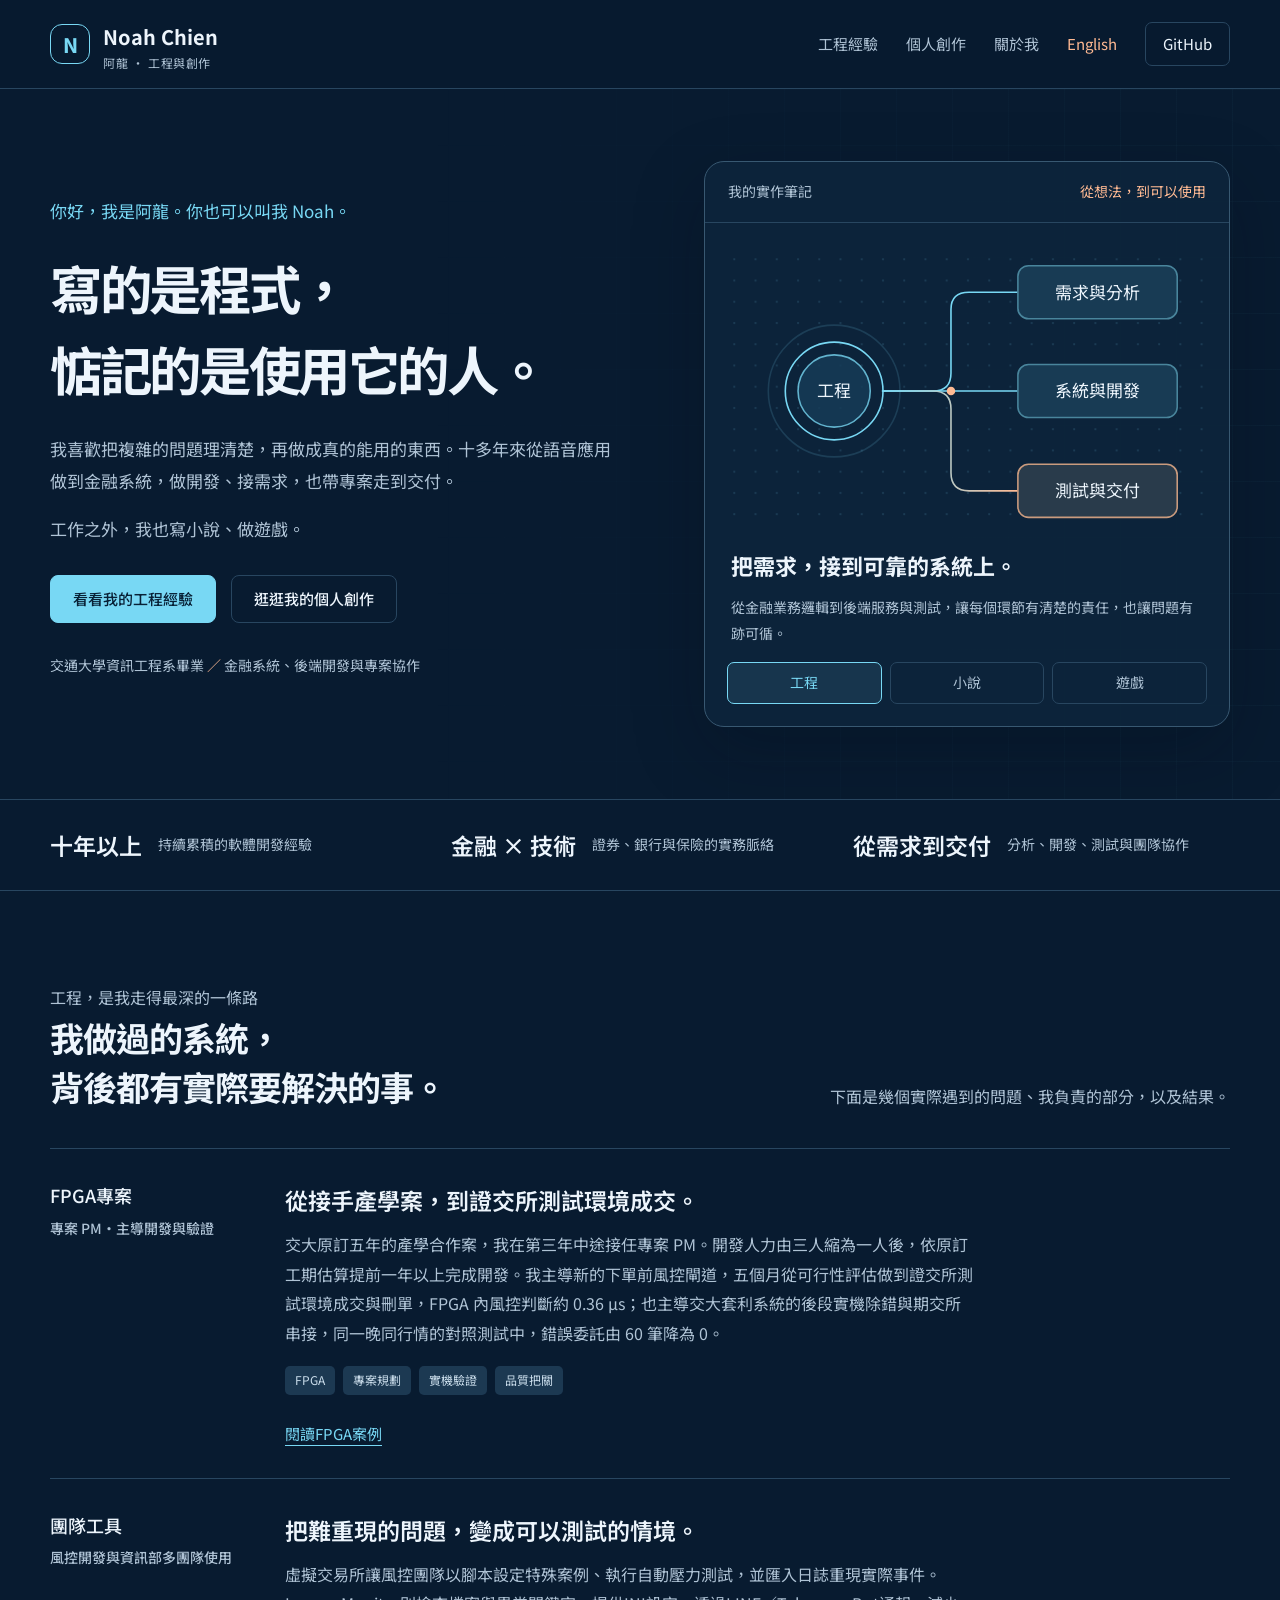
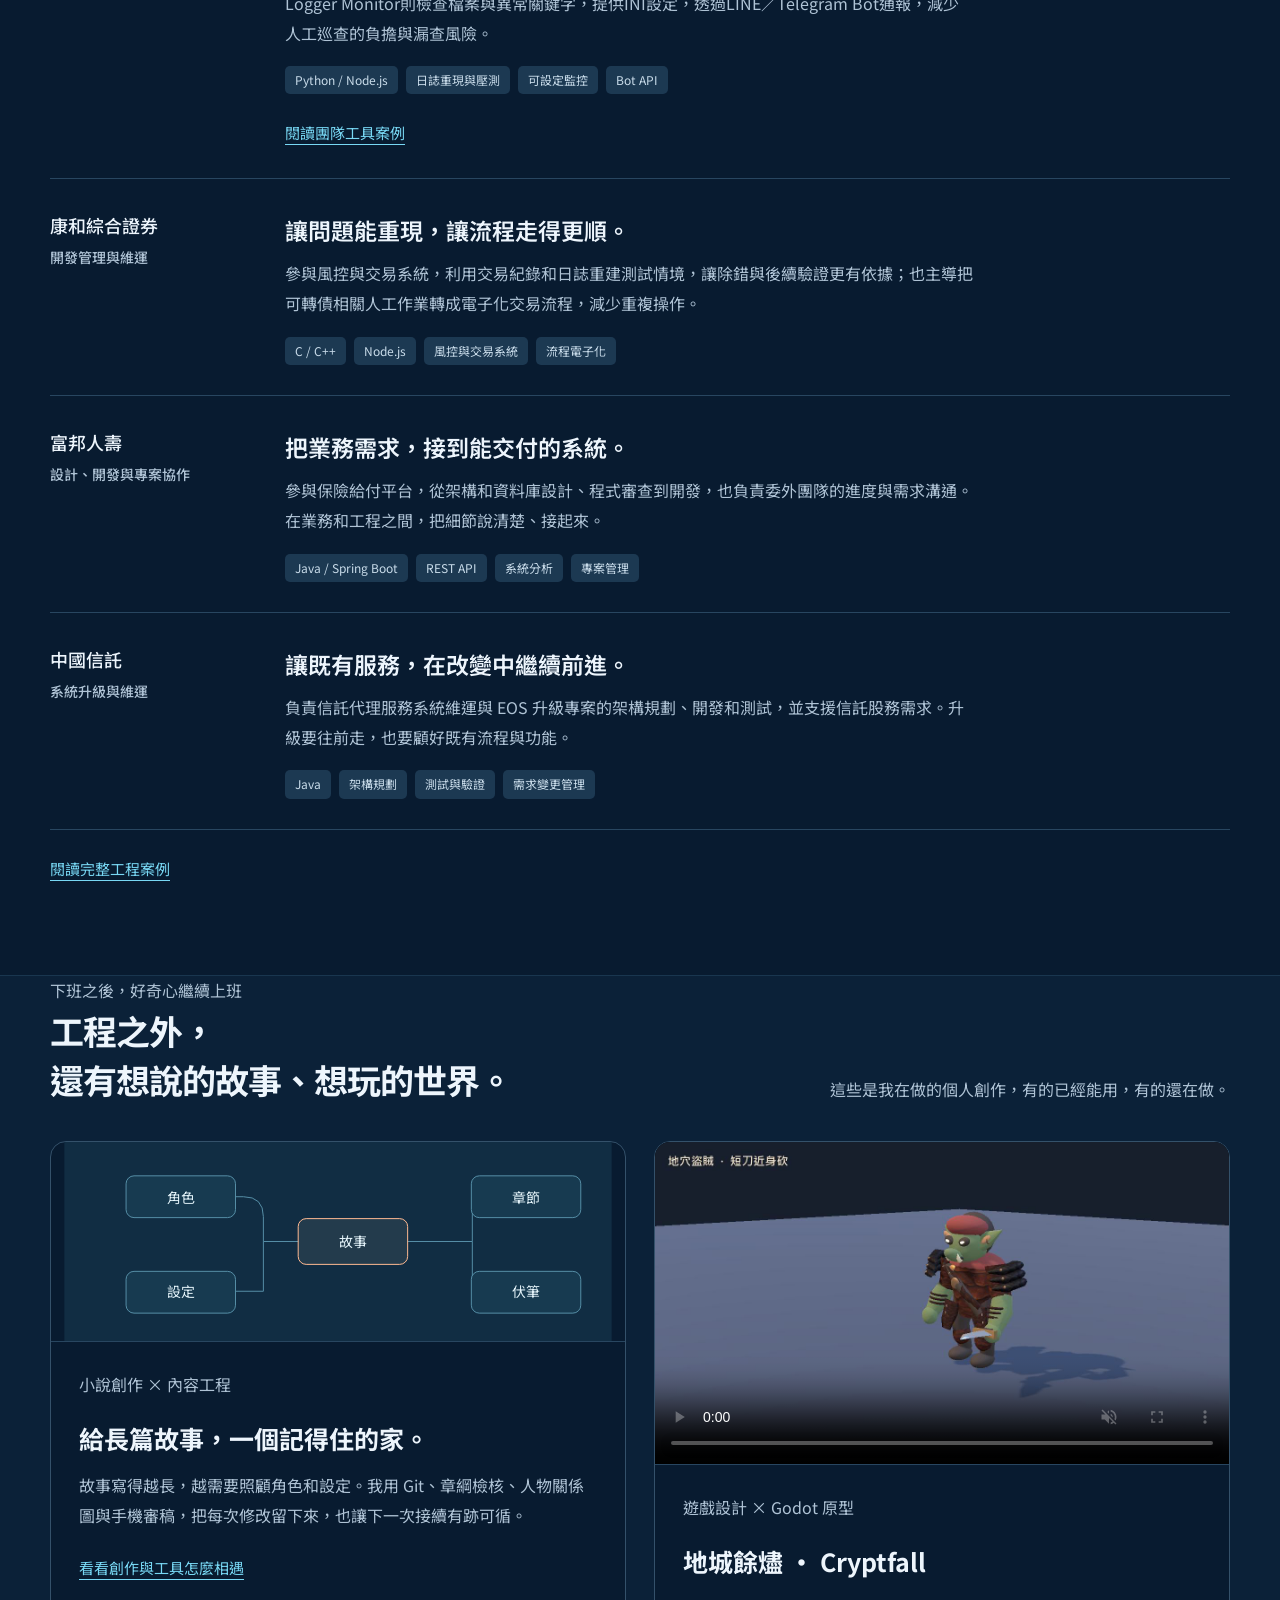
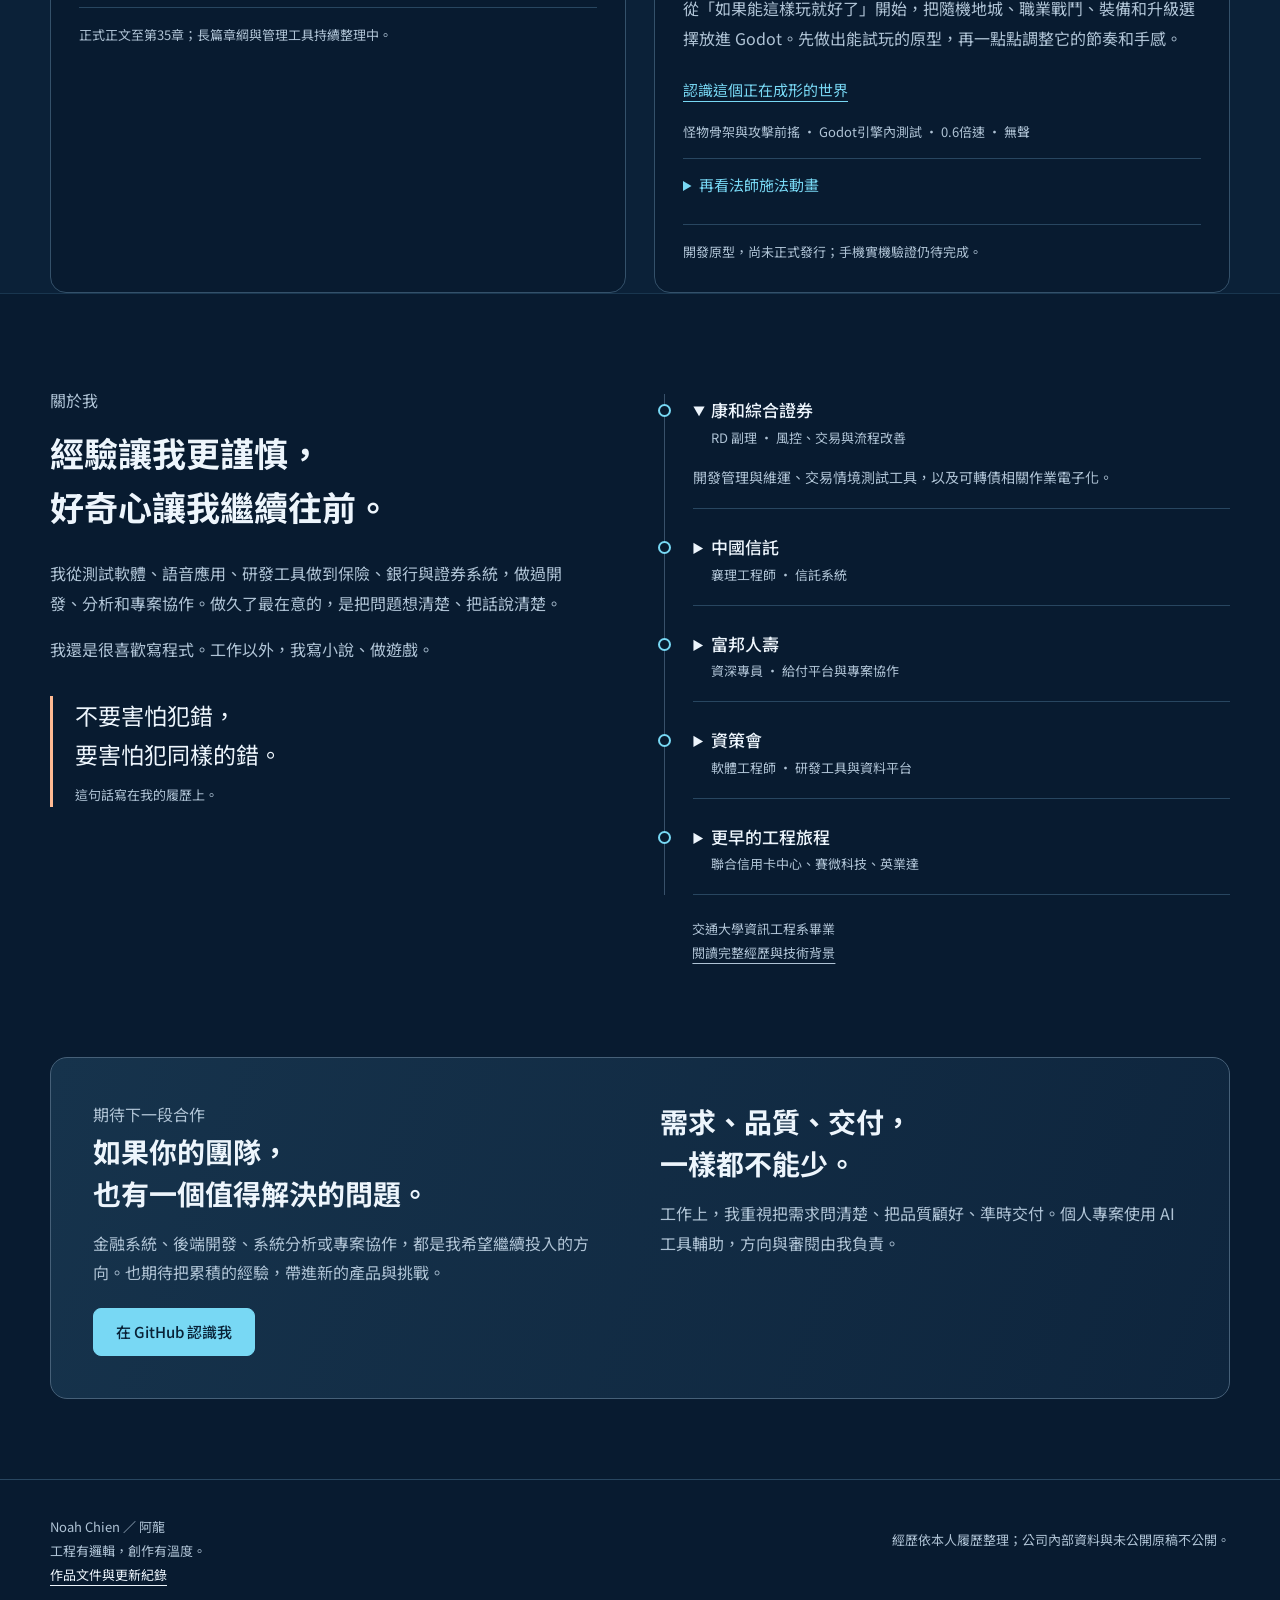
<file: docs/index.html>
<!doctype html>
<html lang="zh-Hant">
<head>
<meta charset="utf-8"><meta name="viewport" content="width=device-width,initial-scale=1">
<meta name="description" content="我是阿龍 Noah，一名喜歡把問題理清楚、把想法做出來的工程師。十年以上金融系統與後端開發經驗，也持續投入小說和遊戲創作。">
<meta name="theme-color" content="#081b30"><meta property="og:title" content="阿龍｜工程有邏輯，創作有溫度"><meta property="og:description" content="寫的是程式，惦記的是使用它的人。金融系統、後端開發、專案協作與個人創作。"><meta property="og:image" content="https://noahchien.github.io/portfolio/assets/cover.svg">
<title>阿龍｜工程與創作</title>
<link rel="icon" href="data:image/svg+xml,%3Csvg xmlns='http://www.w3.org/2000/svg' viewBox='0 0 64 64'%3E%3Crect width='64' height='64' rx='16' fill='%23081b30'/%3E%3Ctext x='32' y='46' font-size='43' text-anchor='middle' fill='%2378d8f4' font-family='Arial'%3EN%3C/text%3E%3C/svg%3E">
<link rel="stylesheet" href="styles.css"><link rel="stylesheet" href="mobile.css"><script defer src="site.js"></script>
</head>
<body>
<a class="skip" href="#main">跳至主要內容</a>
<header class="site-header"><div class="container header-inner"><a class="brand" href="#" aria-label="Noah首頁"><span class="brand-mark" aria-hidden="true">N</span><span><strong>Noah Chien</strong><small>阿龍 · 工程與創作</small></span></a><nav class="nav" aria-label="主要導覽"><a href="#work">工程經驗</a><a href="#projects">個人創作</a><a class="desktop-link" href="#about">關於我</a><a class="language-link" href="en.html" hreflang="en" aria-label="English version">English</a><a class="github-link" href="https://github.com/noahchien">GitHub</a></nav></div></header>
<main id="main">
<section class="hero"><div class="container hero-inner"><div><p class="identity">你好，我是阿龍。你也可以叫我 Noah。</p><h1><span>寫的是程式，</span><span>惦記的是使用它的人。</span></h1><p class="hero-copy">我喜歡把複雜的問題理清楚，再做成真的能用的東西。十多年來從語音應用做到金融系統，做開發、接需求，也帶專案走到交付。</p><p class="hero-copy">工作之外，我也寫小說、做遊戲。</p><div class="hero-actions"><a class="button primary" href="#work">看看我的工程經驗</a><a class="button secondary" href="#projects">逛逛我的個人創作</a></div><p class="hero-footnote">交通大學資訊工程系畢業 <span>／</span> 金融系統、後端開發與專案協作</p></div>
<div class="system-view"><div class="system-top"><span>我的實作筆記</span><span>從想法，到可以使用</span></div><svg class="system-diagram" viewBox="0 0 480 290" aria-label="需求、開發與交付串聯的系統示意" role="img"><defs><pattern id="dots" width="20" height="20" patternUnits="userSpaceOnUse"><circle cx="1" cy="1" r="1" fill="#78d8f4" opacity=".15"/></pattern><linearGradient id="line" x2="1"><stop stop-color="#78d8f4"/><stop offset="1" stop-color="#ffba93"/></linearGradient></defs><rect x="15" y="10" width="450" height="260" fill="url(#dots)"/><g fill="none" stroke-width="1.5"><path d="M160 145H208Q225 145 225 128V68Q225 52 242 52H288" stroke="#78d8f4"/><path d="M160 145H288" stroke="#78d8f4"/><path d="M160 145H208Q225 145 225 162V222Q225 239 242 239H288" stroke="url(#line)"/><circle cx="115" cy="145" r="62" stroke="#78d8f4" opacity=".15"/><circle cx="115" cy="145" r="46" stroke="#78d8f4"/><circle cx="115" cy="145" r="34" fill="#163c58" stroke="#78d8f4" opacity=".8"/><rect x="288" y="27" width="150" height="50" rx="10" fill="#183b54" stroke="#49859c"/><rect x="288" y="120" width="150" height="50" rx="10" fill="#183b54" stroke="#49859c"/><rect x="288" y="214" width="150" height="50" rx="10" fill="#293b4b" stroke="#ca9b7e"/></g><g font-family="Noto Sans TC,Microsoft JhengHei,sans-serif" fill="#edf5fc" text-anchor="middle" font-size="16"><text id="diagram-center" x="115" y="151">工程</text><text id="node-0" x="363" y="58">需求與分析</text><text id="node-1" x="363" y="151">系統與開發</text><text id="node-2" x="363" y="245">測試與交付</text></g><circle cx="225" cy="145" r="4" fill="#ffba93"/></svg><div class="system-caption" aria-live="polite"><h2 id="view-title">把需求，接到可靠的系統上。</h2><p id="view-description">從金融業務邏輯到後端服務與測試，讓每個環節有清楚的責任，也讓問題有跡可循。</p></div><div class="view-tabs" role="group" aria-label="切換實作方向"><button data-view="engineering" aria-pressed="true">工程</button><button data-view="stories" aria-pressed="false">小說</button><button data-view="games" aria-pressed="false">遊戲</button></div></div></div></section>
<div class="hero-meta"><div class="container meta-inner"><div><strong>十年以上</strong><span>持續累積的軟體開發經驗</span></div><div><strong>金融 × 技術</strong><span>證券、銀行與保險的實務脈絡</span></div><div><strong>從需求到交付</strong><span>分析、開發、測試與團隊協作</span></div></div></div>
<section id="work" class="content container"><div class="section-heading"><div><p class="section-label">工程，是我走得最深的一條路</p><h2>我做過的系統，<br>背後都有實際要解決的事。</h2></div><p>下面是幾個實際遇到的問題、我負責的部分，以及結果。</p></div><div class="work-list">
<article class="work-item"><div class="work-company">FPGA專案<small>專案 PM・主導開發與驗證</small></div><div><h3>從接手產學案，到證交所測試環境成交。</h3><p>交大原訂五年的產學合作案，我在第三年中途接任專案 PM。開發人力由三人縮為一人後，依原訂工期估算提前一年以上完成開發。我主導新的下單前風控閘道，五個月從可行性評估做到證交所測試環境成交與刪單，FPGA 內風控判斷約 0.36 µs；也主導交大套利系統的後段實機除錯與期交所串接，同一晚同行情的對照測試中，錯誤委託由 60 筆降為 0。</p><div class="tags"><span>FPGA</span><span>專案規劃</span><span>實機驗證</span><span>品質把關</span></div><a class="detail-link" href="https://github.com/noahchien/portfolio/blob/main/projects/fpga.md">閱讀FPGA案例</a></div></article>
<article class="work-item"><div class="work-company">團隊工具<small>風控開發與資訊部多團隊使用</small></div><div><h3>把難重現的問題，變成可以測試的情境。</h3><p>虛擬交易所讓風控團隊以腳本設定特殊案例、執行自動壓力測試，並匯入日誌重現實際事件。Logger Monitor則檢查檔案與異常關鍵字，提供INI設定，透過LINE／Telegram Bot通報，減少人工巡查的負擔與漏查風險。</p><div class="tags"><span>Python / Node.js</span><span>日誌重現與壓測</span><span>可設定監控</span><span>Bot API</span></div><a class="detail-link" href="https://github.com/noahchien/portfolio/blob/main/projects/testing-tools.md">閱讀團隊工具案例</a></div></article>

<article class="work-item"><div class="work-company">康和綜合證券<small>開發管理與維運</small></div><div><h3>讓問題能重現，讓流程走得更順。</h3><p>參與風控與交易系統，利用交易紀錄和日誌重建測試情境，讓除錯與後續驗證更有依據；也主導把可轉債相關人工作業轉成電子化交易流程，減少重複操作。</p><div class="tags" aria-label="相關技能"><span>C / C++</span><span>Node.js</span><span>風控與交易系統</span><span>流程電子化</span></div></div></article>
<article class="work-item"><div class="work-company">富邦人壽<small>設計、開發與專案協作</small></div><div><h3>把業務需求，接到能交付的系統。</h3><p>參與保險給付平台，從架構和資料庫設計、程式審查到開發，也負責委外團隊的進度與需求溝通。在業務和工程之間，把細節說清楚、接起來。</p><div class="tags"><span>Java / Spring Boot</span><span>REST API</span><span>系統分析</span><span>專案管理</span></div></div></article>
<article class="work-item"><div class="work-company">中國信託<small>系統升級與維運</small></div><div><h3>讓既有服務，在改變中繼續前進。</h3><p>負責信託代理服務系統維運與 EOS 升級專案的架構規劃、開發和測試，並支援信託股務需求。升級要往前走，也要顧好既有流程與功能。</p><div class="tags"><span>Java</span><span>架構規劃</span><span>測試與驗證</span><span>需求變更管理</span></div></div></article>
</div><a class="detail-link" href="https://github.com/noahchien/portfolio/blob/main/projects/work.md">閱讀完整工程案例</a></section>
<section id="projects" class="creative-section"><div class="content container"><div class="section-heading"><div><p class="section-label">下班之後，好奇心繼續上班</p><h2>工程之外，<br>還有想說的故事、想玩的世界。</h2></div><p>這些是我在做的個人創作，有的已經能用，有的還在做。</p></div><div class="creative-grid">
<article class="creative-card"><div class="project-visual"><svg viewBox="0 0 550 200" role="img" aria-label="章節、人物與設定互相串聯的小說管理示意"><rect width="550" height="200" fill="#112d43"/><g fill="none" stroke="#568fa7"><path d="M90 55H180Q200 55 200 75V100H265M200 100V150H90M310 100H410V55H465M410 100V150H465"/><rect x="62" y="34" width="110" height="42" rx="8" fill="#173a50"/><rect x="62" y="130" width="110" height="42" rx="8" fill="#173a50"/><rect x="235" y="77" width="110" height="46" rx="8" stroke="#ffba93" fill="#233b4c"/><rect x="409" y="34" width="110" height="42" rx="8" fill="#173a50"/><rect x="409" y="130" width="110" height="42" rx="8" fill="#173a50"/></g><g fill="#e5f4fa" text-anchor="middle" font-family="Noto Sans TC,sans-serif" font-size="14"><text x="117" y="61">角色</text><text x="117" y="156">設定</text><text x="290" y="106">故事</text><text x="464" y="61">章節</text><text x="464" y="156">伏筆</text></g></svg></div><div class="project-info"><p class="project-kind">小說創作 × 內容工程</p><h3>給長篇故事，一個記得住的家。</h3><p>故事寫得越長，越需要照顧角色和設定。我用 Git、章綱檢核、人物關係圖與手機審稿，把每次修改留下來，也讓下一次接續有跡可循。</p><a href="https://github.com/noahchien/portfolio/blob/main/projects/novel.md">看看創作與工具怎麼相遇</a><small class="project-status">正式正文至第35章；長篇章綱與管理工具持續整理中。</small></div></article>
<article class="creative-card"><div class="project-visual game-video"><video controls muted playsinline loop preload="metadata" poster="media/cryptfall-video-poster.jpg" aria-label="Cryptfall怪物骨架與攻擊前搖，引擎內測試，0.6倍速"><source src="media/cryptfall-monster-motion.mp4" type="video/mp4">瀏覽器不支援影片，請下載觀看。</video></div><div class="project-info"><p class="project-kind">遊戲設計 × Godot 原型</p><h3>地城餘燼 · Cryptfall</h3><p>從「如果能這樣玩就好了」開始，把隨機地城、職業戰鬥、裝備和升級選擇放進 Godot。先做出能試玩的原型，再一點點調整它的節奏和手感。</p><a href="https://github.com/noahchien/portfolio/blob/main/projects/cryptfall.md">認識這個正在成形的世界</a><p class="video-note">怪物骨架與攻擊前搖 · Godot引擎內測試 · 0.6倍速 · 無聲</p><details class="video-details"><summary>再看法師施法動畫</summary><video controls muted playsinline preload="none" aria-label="法師施法動畫，引擎內雙角度半速預覽"><source src="media/cryptfall-mage-motion.mp4" type="video/mp4">瀏覽器不支援影片，請下載觀看。</video><p class="video-note">法師施法動畫 · 引擎內半速預覽 · 無聲</p><p class="video-credit">法師模型與貼圖由Meshy 6 Lite依原創設定生成，採CC BY 4.0；遊戲端調整網格、骨架、蒙皮並整合武器與動畫。</p><a href="https://creativecommons.org/licenses/by/4.0/">CC BY 4.0授權</a></details><small class="project-status">開發原型，尚未正式發行；手機實機驗證仍待完成。</small></div></article>
</div></div></section>
<section id="about" class="content container"><div class="about-grid"><div class="about-copy"><p class="section-label">關於我</p><h2>經驗讓我更謹慎，<br>好奇心讓我繼續往前。</h2><p>我從測試軟體、語音應用、研發工具做到保險、銀行與證券系統，做過開發、分析和專案協作。做久了最在意的，是把問題想清楚、把話說清楚。</p><p>我還是很喜歡寫程式。工作以外，我寫小說、做遊戲。</p><blockquote class="quote">不要害怕犯錯，<br>要害怕犯同樣的錯。<small>這句話寫在我的履歷上。</small></blockquote></div><div><div class="career" aria-label="職涯經歷，展開可閱讀內容"><details open><summary>康和綜合證券<small>RD 副理 · 風控、交易與流程改善</small></summary><p>開發管理與維運、交易情境測試工具，以及可轉債相關作業電子化。</p></details><details><summary>中國信託<small>襄理工程師 · 信託系統</small></summary><p>信託代理系統維運、EOS 升級的架構規劃、開發與測試，以及股務需求支援。</p></details><details><summary>富邦人壽<small>資深專員 · 給付平台與專案協作</small></summary><p>Java／Spring 平台、系統與資料庫設計、程式審查、委外協作及需求溝通。</p></details><details><summary>資策會<small>軟體工程師 · 研發工具與資料平台</small></summary><p>Java／Spring、前端開發、Python 資料觀測、搜尋應用，以及 Redmine 與 DevOps 協作。</p></details><details><summary>更早的工程旅程<small>聯合信用卡中心、賽微科技、英業達</small></summary><p>系統分析與廠商協作、語音辨識與合成應用、行動與 Windows 軟體，以及產線測試與操作教學。</p></details></div><p class="career-note">交通大學資訊工程系畢業<br><a href="https://github.com/noahchien/portfolio/blob/main/about.md">閱讀完整經歷與技術背景</a></p></div></div></section>
<section class="container"><div class="collaboration"><div><p class="section-label">期待下一段合作</p><h2>如果你的團隊，<br>也有一個值得解決的問題。</h2><p>金融系統、後端開發、系統分析或專案協作，都是我希望繼續投入的方向。也期待把累積的經驗，帶進新的產品與挑戰。</p><a class="button primary" href="https://github.com/noahchien">在 GitHub 認識我</a></div><div><h2>需求、品質、交付，<br>一樣都不能少。</h2><p>工作上，我重視把需求問清楚、把品質顧好、準時交付。個人專案使用 AI 工具輔助，方向與審閱由我負責。</p></div></div></section>
</main><footer class="footer"><div class="container footer-inner"><div>Noah Chien ／ 阿龍<br>工程有邏輯，創作有溫度。<br><a href="https://github.com/noahchien/portfolio">作品文件與更新紀錄</a></div><p class="ai-note">經歷依本人履歷整理；公司內部資料與未公開原稿不公開。</p></div></footer>
</body></html>
</file>
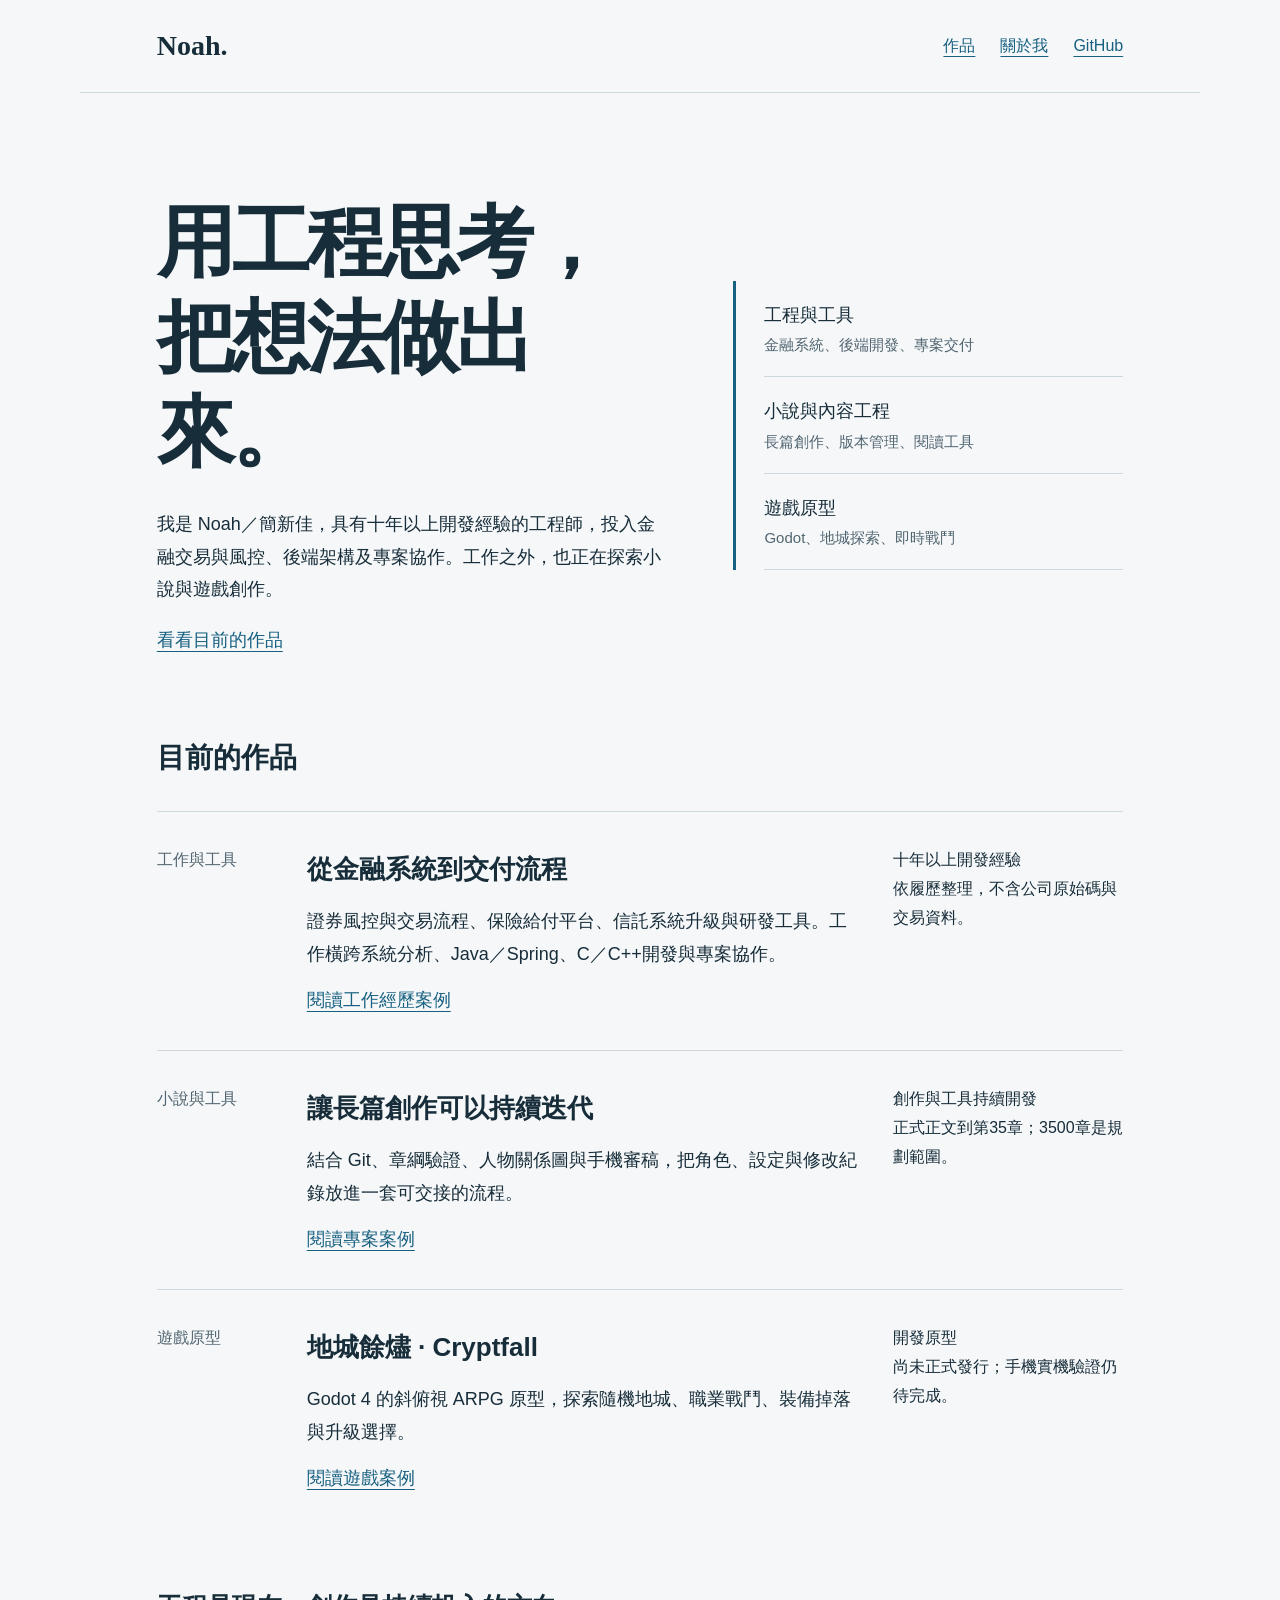
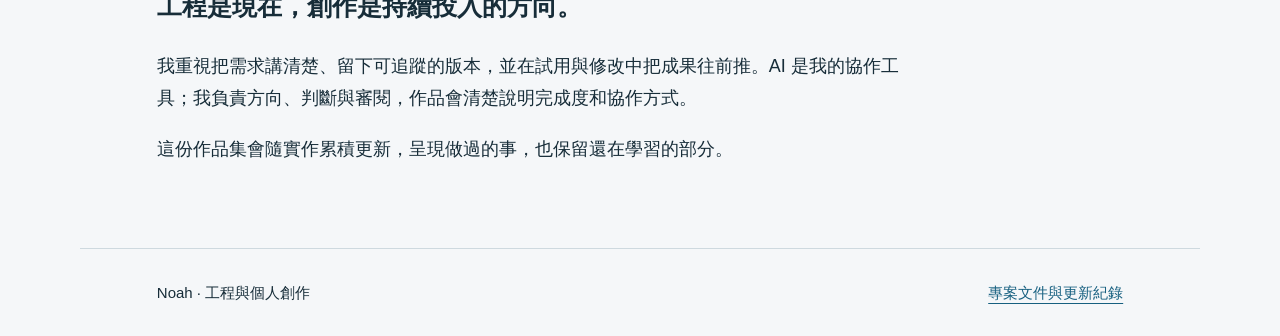
<file: site/index.html>
<!doctype html>
<html lang="zh-Hant">
<head>
<meta charset="utf-8"><meta name="viewport" content="width=device-width,initial-scale=1">
<meta name="description" content="Noah 的工程實作與個人創作：AI 協作、小說內容工程與 Godot 遊戲原型。">
<title>Noah｜工程與創作</title>
<style>
:root{color-scheme:light;--ink:#172d39;--paper:#f5f7f9;--blue:#176080;--line:#ced9df}*{box-sizing:border-box}body{margin:0;background:var(--paper);color:var(--ink);font:18px/1.8 "Microsoft JhengHei","PingFang TC",sans-serif}a{color:var(--blue);text-underline-offset:5px}a:focus-visible{outline:3px solid #c65e1c;outline-offset:6px}header,main,footer{max-width:1120px;margin:auto;padding:30px 6%}header{display:flex;justify-content:space-between;align-items:center;border-bottom:1px solid var(--line)}header strong{font:700 28px Georgia,serif}nav{display:flex;gap:25px;font-size:16px}.intro{padding:72px 0 65px;display:grid;grid-template-columns:1.3fr 1fr;gap:70px;align-items:center}h1{font-size:clamp(44px,7vw,78px);letter-spacing:-.04em;line-height:1.22;margin:0 0 28px;font-weight:600}h1 span{display:block}.intro p{max-width:31em}.ledger{border-left:3px solid var(--blue);padding-left:28px}.ledger p{margin:0;padding:18px 0;border-bottom:1px solid var(--line)}.ledger small{display:block;font-size:15px;color:#526671}.section-title{font-size:28px;margin:12px 0 28px}.project{display:grid;grid-template-columns:120px 1fr 230px;gap:30px;padding:34px 0;border-top:1px solid var(--line)}.type{font-size:16px;color:#526671}.project h3{font-size:26px;margin:0 0 12px}.project p{margin:0 0 14px;max-width:37em}.status{font-size:16px}.status b{display:block;font-weight:500}.note{padding:35px 0;max-width:760px}.note h2{font-size:25px}footer{font-size:15px;border-top:1px solid var(--line);display:flex;gap:20px;justify-content:space-between}button{font:inherit} @media(max-width:760px){header{align-items:start}nav{gap:14px;flex-wrap:wrap;justify-content:end}.intro{grid-template-columns:1fr;gap:25px;padding:45px 0}.ledger{padding-left:20px}.project{grid-template-columns:1fr;gap:10px}.project h3{font-size:24px}.status{border-left:2px solid var(--line);padding-left:16px}footer{display:block}body{font-size:17px}}
</style>
</head>
<body>
<header><strong>Noah.</strong><nav aria-label="主要導覽"><a href="#projects">作品</a><a href="#about">關於我</a><a href="https://github.com/noahchien">GitHub</a></nav></header>
<main>
<section class="intro"><div><h1><span>用工程思考，</span><span>把想法做出來。</span></h1><p>我是 Noah／簡新佳，具有十年以上開發經驗的工程師，投入金融交易與風控、後端架構及專案協作。工作之外，也正在探索小說與遊戲創作。</p><a href="#projects">看看目前的作品</a></div><div class="ledger" aria-label="目前投入方向"><p>工程與工具<small>金融系統、後端開發、專案交付</small></p><p>小說與內容工程<small>長篇創作、版本管理、閱讀工具</small></p><p>遊戲原型<small>Godot、地城探索、即時戰鬥</small></p></div></section>
<section id="projects"><h2 class="section-title">目前的作品</h2>
<article class="project"><div class="type">工作與工具</div><div><h3>從金融系統到交付流程</h3><p>證券風控與交易流程、保險給付平台、信託系統升級與研發工具。工作橫跨系統分析、Java／Spring、C／C++開發與專案協作。</p><a href="https://github.com/noahchien/portfolio/blob/main/projects/work.md">閱讀工作經歷案例</a></div><div class="status"><b>十年以上開發經驗</b>依履歷整理，不含公司原始碼與交易資料。</div></article>
<article class="project"><div class="type">小說與工具</div><div><h3>讓長篇創作可以持續迭代</h3><p>結合 Git、章綱驗證、人物關係圖與手機審稿，把角色、設定與修改紀錄放進一套可交接的流程。</p><a href="https://github.com/noahchien/portfolio/blob/main/projects/novel.md">閱讀專案案例</a></div><div class="status"><b>創作與工具持續開發</b>正式正文到第35章；3500章是規劃範圍。</div></article>
<article class="project"><div class="type">遊戲原型</div><div><h3>地城餘燼 · Cryptfall</h3><p>Godot 4 的斜俯視 ARPG 原型，探索隨機地城、職業戰鬥、裝備掉落與升級選擇。</p><a href="https://github.com/noahchien/portfolio/blob/main/projects/cryptfall.md">閱讀遊戲案例</a></div><div class="status"><b>開發原型</b>尚未正式發行；手機實機驗證仍待完成。</div></article>
</section>
<section id="about" class="note"><h2>工程是現在，創作是持續投入的方向。</h2><p>我重視把需求講清楚、留下可追蹤的版本，並在試用與修改中把成果往前推。AI 是我的協作工具；我負責方向、判斷與審閱，作品會清楚說明完成度和協作方式。</p><p>這份作品集會隨實作累積更新，呈現做過的事，也保留還在學習的部分。</p></section>
</main><footer><span>Noah · 工程與個人創作</span><a href="https://github.com/noahchien/portfolio">專案文件與更新紀錄</a></footer>
</body></html>
</file>
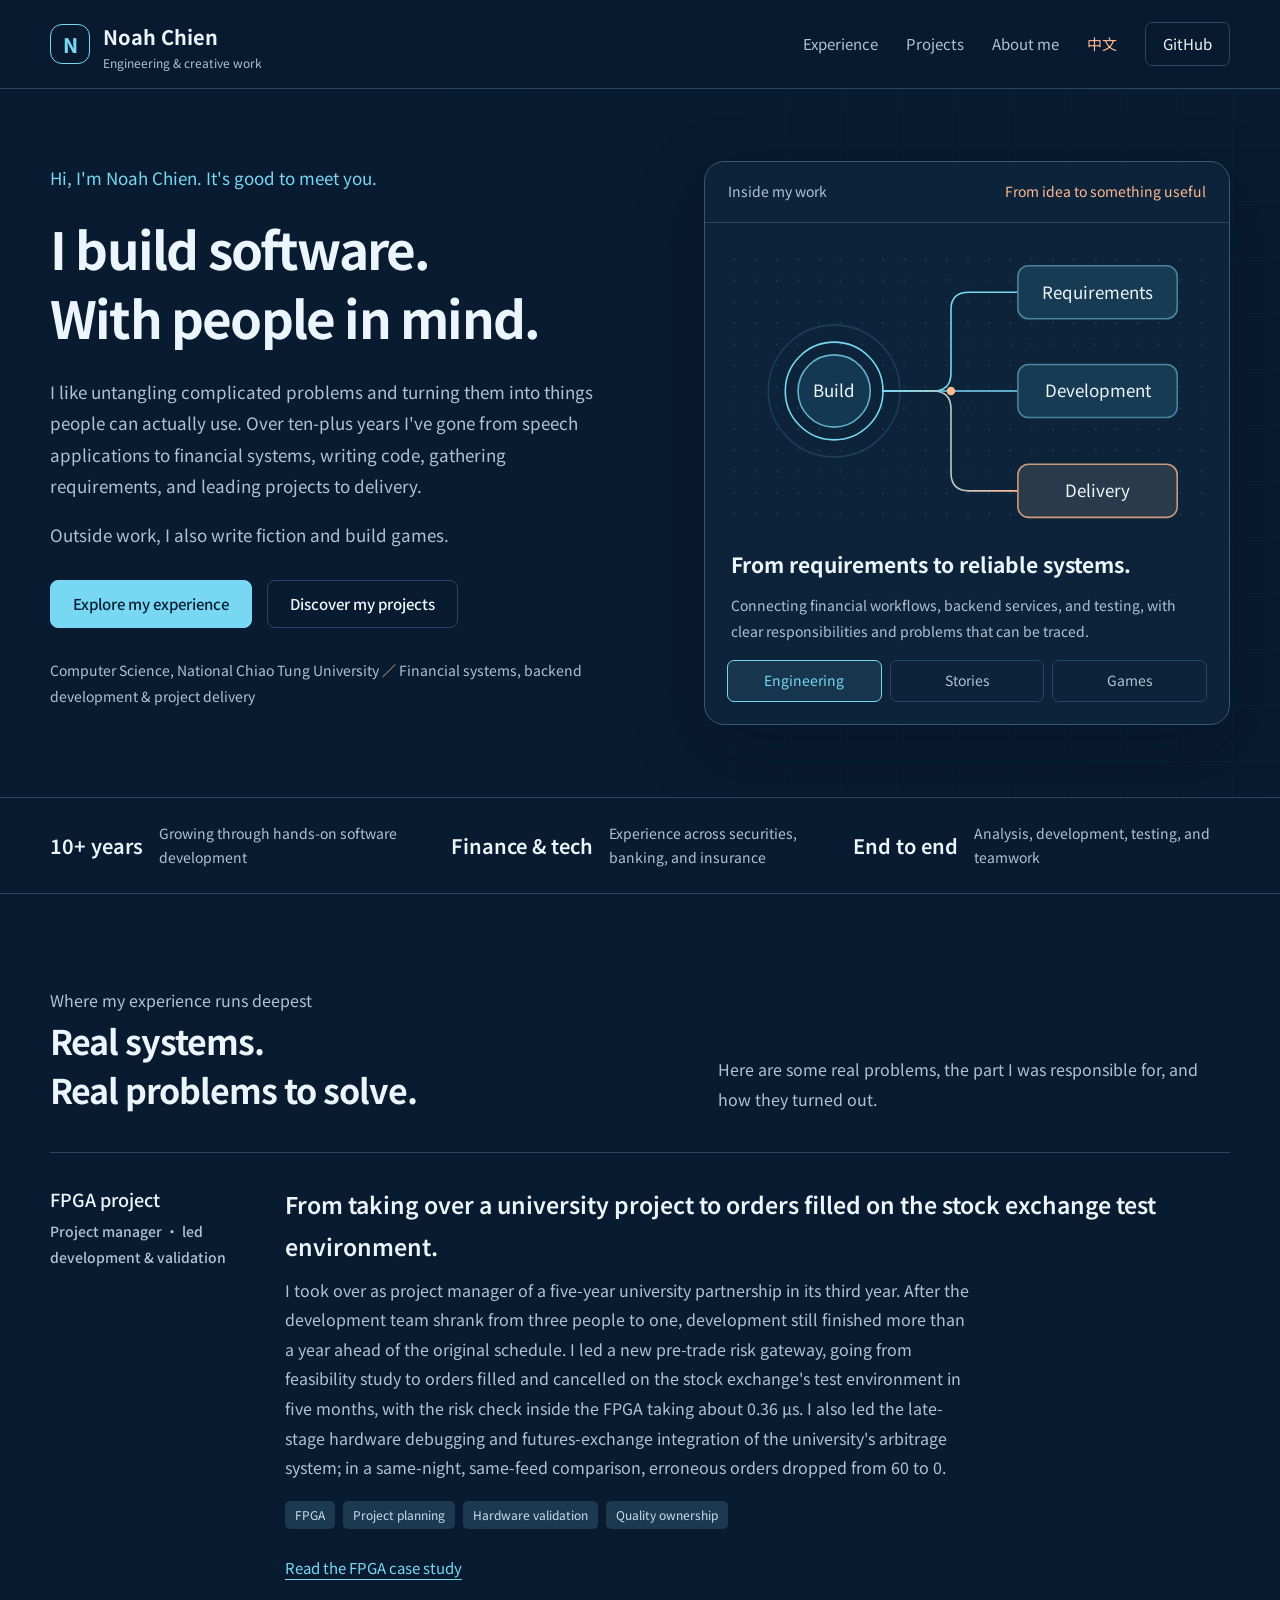
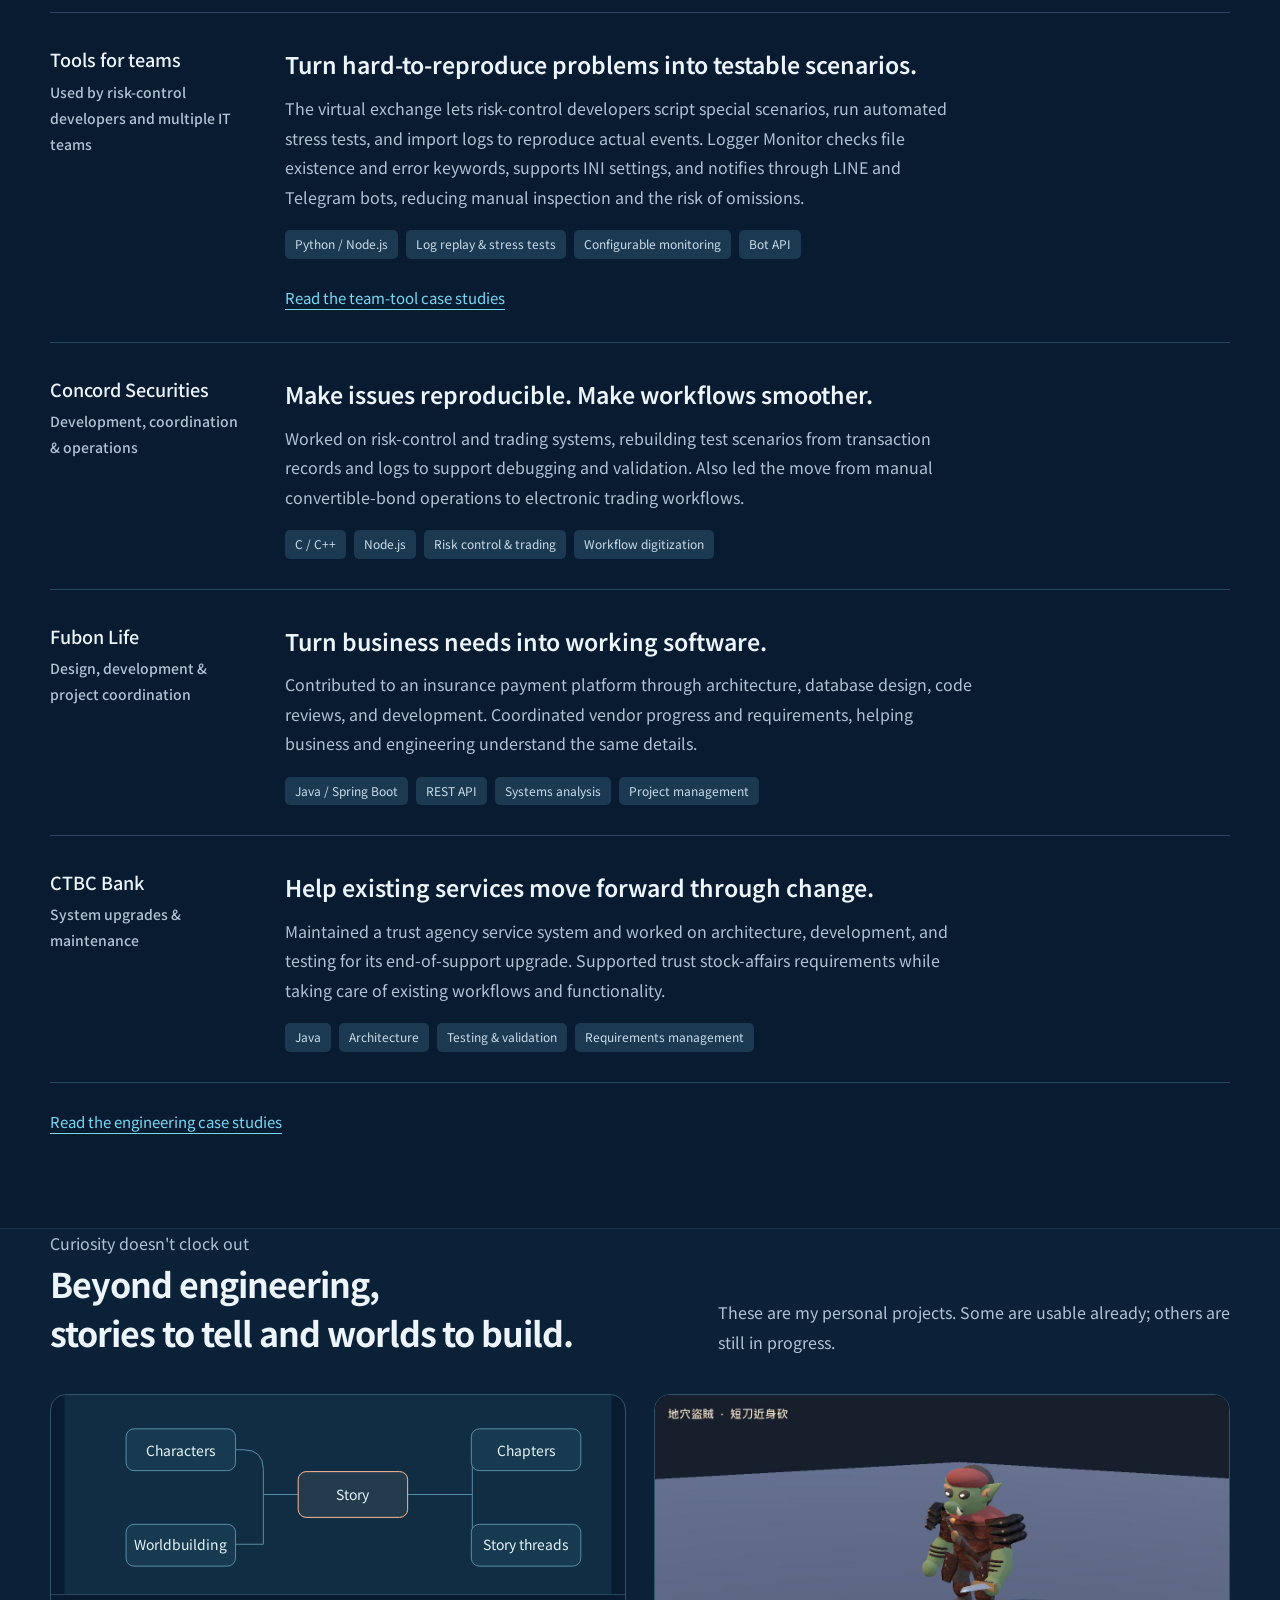
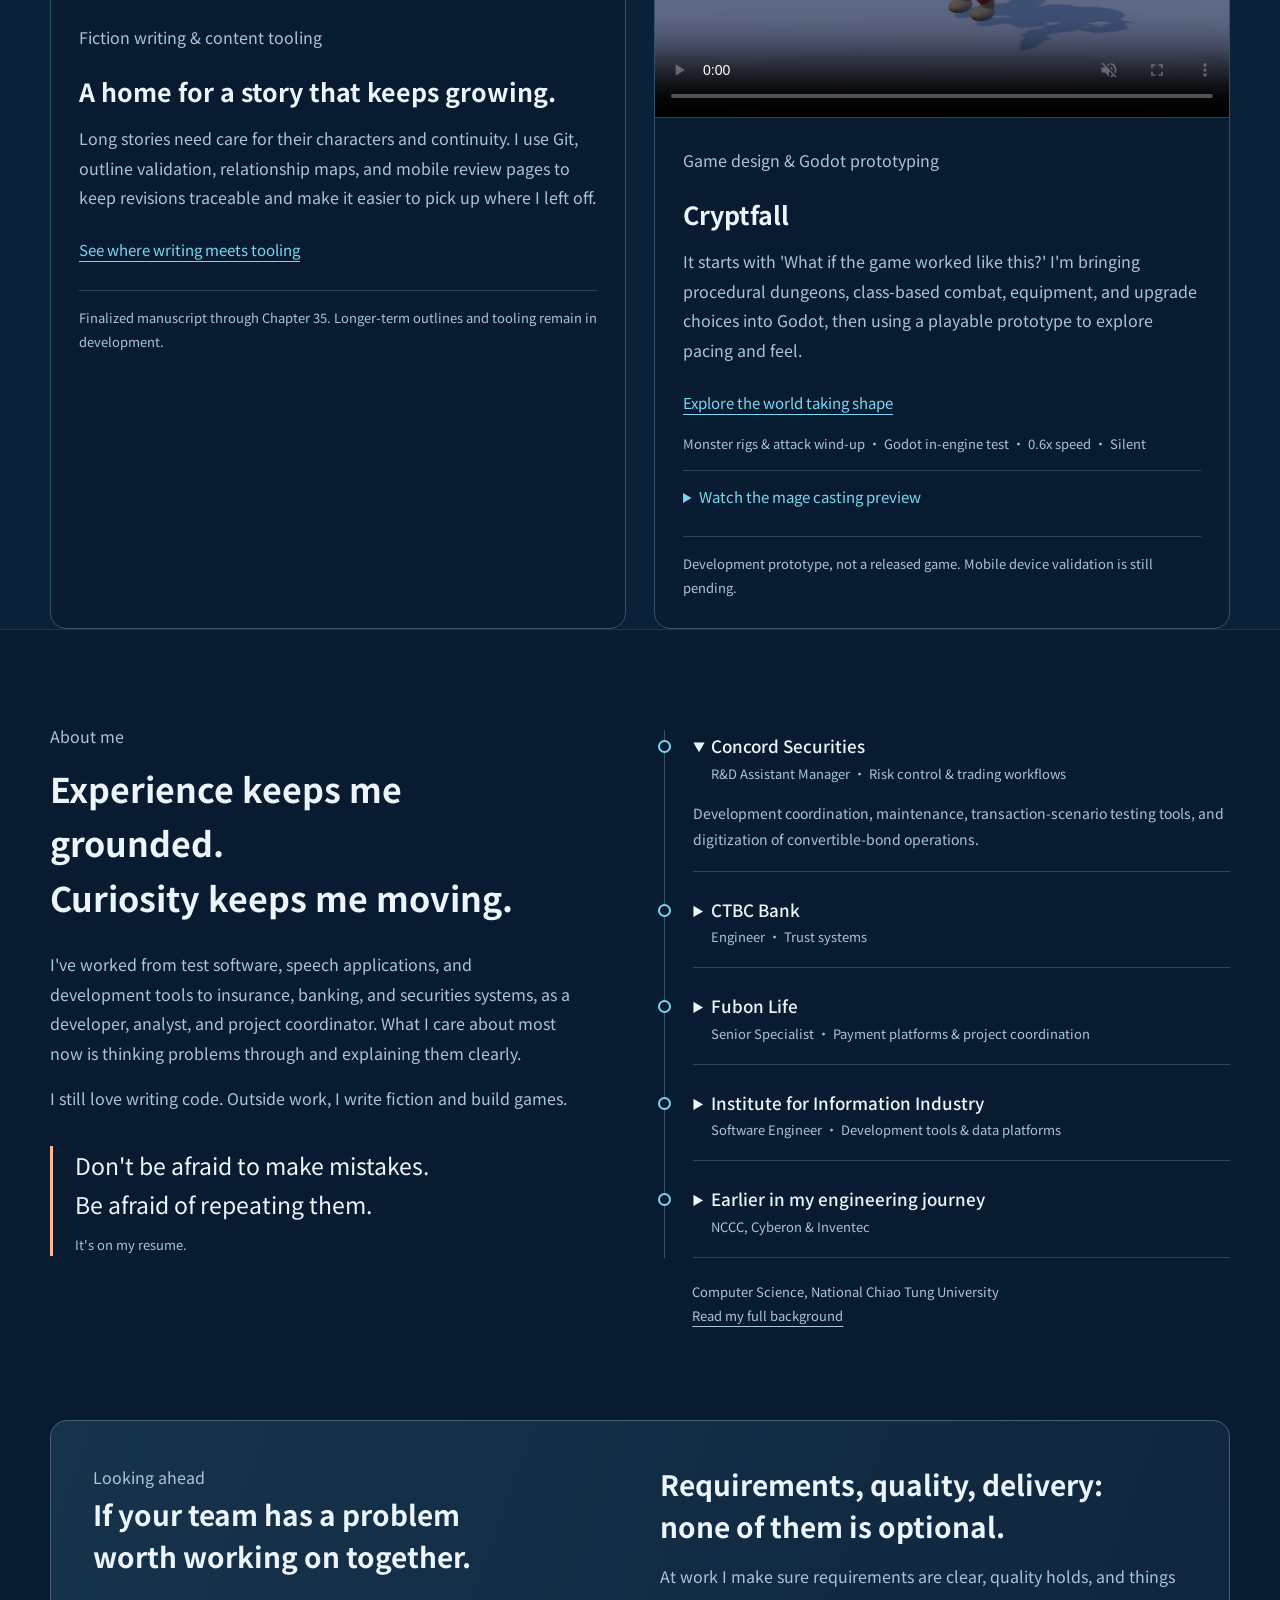
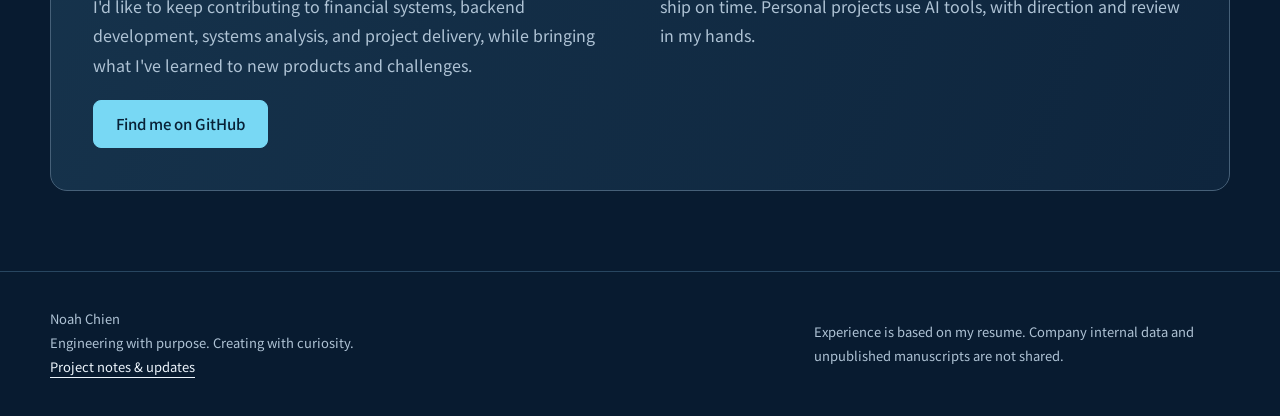
<file: docs/en.html>
<!doctype html>
<html lang="en">
<head>
<meta charset="utf-8"><meta name="viewport" content="width=device-width,initial-scale=1">
<meta name="description" content="I&#x27;m Noah Chien, a software engineer who enjoys making complex problems clearer and useful ideas real. Over ten years in financial systems and backend development, with personal projects in writing and games.">
<meta name="theme-color" content="#081b30"><meta property="og:title" content="Noah Chien | Engineering with purpose, creating with curiosity"><meta property="og:description" content="Building software with people in mind. Financial systems, backend development, project delivery, and personal creative work."><meta property="og:image" content="https://noahchien.github.io/portfolio/assets/cover-en.svg">
<title>Noah Chien | Engineering &amp; Creative Work</title>
<link rel="icon" href="data:image/svg+xml,%3Csvg xmlns=&#x27;http://www.w3.org/2000/svg&#x27; viewBox=&#x27;0 0 64 64&#x27;%3E%3Crect width=&#x27;64&#x27; height=&#x27;64&#x27; rx=&#x27;16&#x27; fill=&#x27;%23081b30&#x27;/%3E%3Ctext x=&#x27;32&#x27; y=&#x27;46&#x27; font-size=&#x27;43&#x27; text-anchor=&#x27;middle&#x27; fill=&#x27;%2378d8f4&#x27; font-family=&#x27;Arial&#x27;%3EN%3C/text%3E%3C/svg%3E">
<link rel="stylesheet" href="styles.css"><link rel="stylesheet" href="mobile.css"><script defer src="site.js"></script>
</head>
<body>
<a class="skip" href="#main">Skip to main content</a>
<header class="site-header"><div class="container header-inner"><a class="brand" href="#" aria-label="Noah&#x27;s home page"><span class="brand-mark" aria-hidden="true">N</span><span><strong>Noah Chien</strong><small>Engineering &amp; creative work</small></span></a><nav class="nav" aria-label="Main navigation"><a href="#work">Experience</a><a href="#projects">Projects</a><a class="desktop-link" href="#about">About me</a><a class="language-link" href="index.html" hreflang="zh-Hant" aria-label="中文版">中文</a><a class="github-link" href="https://github.com/noahchien">GitHub</a></nav></div></header>
<main id="main">
<section class="hero"><div class="container hero-inner"><div><p class="identity">Hi, I'm Noah Chien. It's good to meet you.</p><h1><span>I build software.</span><span>With people in mind.</span></h1><p class="hero-copy">I like untangling complicated problems and turning them into things people can actually use. Over ten-plus years I've gone from speech applications to financial systems, writing code, gathering requirements, and leading projects to delivery.</p><p class="hero-copy">Outside work, I also write fiction and build games.</p><div class="hero-actions"><a class="button primary" href="#work">Explore my experience</a><a class="button secondary" href="#projects">Discover my projects</a></div><p class="hero-footnote">Computer Science, National Chiao Tung University <span>／</span> Financial systems, backend development &amp; project delivery</p></div>
<div class="system-view"><div class="system-top"><span>Inside my work</span><span>From idea to something useful</span></div><svg class="system-diagram" viewbox="0 0 480 290" aria-label="How requirements, development, and delivery connect" role="img"><defs><pattern id="dots" width="20" height="20" patternunits="userSpaceOnUse"><circle cx="1" cy="1" r="1" fill="#78d8f4" opacity=".15"/></pattern><lineargradient id="line" x2="1"><stop stop-color="#78d8f4"/><stop offset="1" stop-color="#ffba93"/></lineargradient></defs><rect x="15" y="10" width="450" height="260" fill="url(#dots)"/><g fill="none" stroke-width="1.5"><path d="M160 145H208Q225 145 225 128V68Q225 52 242 52H288" stroke="#78d8f4"/><path d="M160 145H288" stroke="#78d8f4"/><path d="M160 145H208Q225 145 225 162V222Q225 239 242 239H288" stroke="url(#line)"/><circle cx="115" cy="145" r="62" stroke="#78d8f4" opacity=".15"/><circle cx="115" cy="145" r="46" stroke="#78d8f4"/><circle cx="115" cy="145" r="34" fill="#163c58" stroke="#78d8f4" opacity=".8"/><rect x="288" y="27" width="150" height="50" rx="10" fill="#183b54" stroke="#49859c"/><rect x="288" y="120" width="150" height="50" rx="10" fill="#183b54" stroke="#49859c"/><rect x="288" y="214" width="150" height="50" rx="10" fill="#293b4b" stroke="#ca9b7e"/></g><g font-family="Noto Sans TC,Microsoft JhengHei,sans-serif" fill="#edf5fc" text-anchor="middle" font-size="16"><text id="diagram-center" x="115" y="151">Build</text><text id="node-0" x="363" y="58">Requirements</text><text id="node-1" x="363" y="151">Development</text><text id="node-2" x="363" y="245">Delivery</text></g><circle cx="225" cy="145" r="4" fill="#ffba93"/></svg><div class="system-caption" aria-live="polite"><h2 id="view-title">From requirements to reliable systems.</h2><p id="view-description">Connecting financial workflows, backend services, and testing, with clear responsibilities and problems that can be traced.</p></div><div class="view-tabs" role="group" aria-label="Choose an area of work"><button data-view="engineering" aria-pressed="true">Engineering</button><button data-view="stories" aria-pressed="false">Stories</button><button data-view="games" aria-pressed="false">Games</button></div></div></div></section>
<div class="hero-meta"><div class="container meta-inner"><div><strong>10+ years</strong><span>Growing through hands-on software development</span></div><div><strong>Finance &amp; tech</strong><span>Experience across securities, banking, and insurance</span></div><div><strong>End to end</strong><span>Analysis, development, testing, and teamwork</span></div></div></div>
<section id="work" class="content container"><div class="section-heading"><div><p class="section-label">Where my experience runs deepest</p><h2>Real systems.<br>Real problems to solve.</h2></div><p>Here are some real problems, the part I was responsible for, and how they turned out.</p></div><div class="work-list">
<article class="work-item"><div class="work-company">FPGA project<small>Project manager · led development &amp; validation</small></div><div><h3>From taking over a university project to orders filled on the stock exchange test environment.</h3><p>I took over as project manager of a five-year university partnership in its third year. After the development team shrank from three people to one, development still finished more than a year ahead of the original schedule. I led a new pre-trade risk gateway, going from feasibility study to orders filled and cancelled on the stock exchange's test environment in five months, with the risk check inside the FPGA taking about 0.36 µs. I also led the late-stage hardware debugging and futures-exchange integration of the university's arbitrage system; in a same-night, same-feed comparison, erroneous orders dropped from 60 to 0.</p><div class="tags"><span>FPGA</span><span>Project planning</span><span>Hardware validation</span><span>Quality ownership</span></div><a class="detail-link" href="https://github.com/noahchien/portfolio/blob/main/projects/fpga.en.md">Read the FPGA case study</a></div></article>
<article class="work-item"><div class="work-company">Tools for teams<small>Used by risk-control developers and multiple IT teams</small></div><div><h3>Turn hard-to-reproduce problems into testable scenarios.</h3><p>The virtual exchange lets risk-control developers script special scenarios, run automated stress tests, and import logs to reproduce actual events. Logger Monitor checks file existence and error keywords, supports INI settings, and notifies through LINE and Telegram bots, reducing manual inspection and the risk of omissions.</p><div class="tags"><span>Python / Node.js</span><span>Log replay &amp; stress tests</span><span>Configurable monitoring</span><span>Bot API</span></div><a class="detail-link" href="https://github.com/noahchien/portfolio/blob/main/projects/testing-tools.en.md">Read the team-tool case studies</a></div></article>

<article class="work-item"><div class="work-company">Concord Securities<small>Development, coordination &amp; operations</small></div><div><h3>Make issues reproducible. Make workflows smoother.</h3><p>Worked on risk-control and trading systems, rebuilding test scenarios from transaction records and logs to support debugging and validation. Also led the move from manual convertible-bond operations to electronic trading workflows.</p><div class="tags" aria-label="Relevant skills"><span>C / C++</span><span>Node.js</span><span>Risk control &amp; trading</span><span>Workflow digitization</span></div></div></article>
<article class="work-item"><div class="work-company">Fubon Life<small>Design, development &amp; project coordination</small></div><div><h3>Turn business needs into working software.</h3><p>Contributed to an insurance payment platform through architecture, database design, code reviews, and development. Coordinated vendor progress and requirements, helping business and engineering understand the same details.</p><div class="tags"><span>Java / Spring Boot</span><span>REST API</span><span>Systems analysis</span><span>Project management</span></div></div></article>
<article class="work-item"><div class="work-company">CTBC Bank<small>System upgrades &amp; maintenance</small></div><div><h3>Help existing services move forward through change.</h3><p>Maintained a trust agency service system and worked on architecture, development, and testing for its end-of-support upgrade. Supported trust stock-affairs requirements while taking care of existing workflows and functionality.</p><div class="tags"><span>Java</span><span>Architecture</span><span>Testing &amp; validation</span><span>Requirements management</span></div></div></article>
</div><a class="detail-link" href="https://github.com/noahchien/portfolio/blob/main/projects/work.en.md">Read the engineering case studies</a></section>
<section id="projects" class="creative-section"><div class="content container"><div class="section-heading"><div><p class="section-label">Curiosity doesn't clock out</p><h2>Beyond engineering,<br>stories to tell and worlds to build.</h2></div><p>These are my personal projects. Some are usable already; others are still in progress.</p></div><div class="creative-grid">
<article class="creative-card"><div class="project-visual"><svg viewbox="0 0 550 200" role="img" aria-label="How chapters, characters, and worldbuilding connect in a writing project"><rect width="550" height="200" fill="#112d43"/><g fill="none" stroke="#568fa7"><path d="M90 55H180Q200 55 200 75V100H265M200 100V150H90M310 100H410V55H465M410 100V150H465"/><rect x="62" y="34" width="110" height="42" rx="8" fill="#173a50"/><rect x="62" y="130" width="110" height="42" rx="8" fill="#173a50"/><rect x="235" y="77" width="110" height="46" rx="8" stroke="#ffba93" fill="#233b4c"/><rect x="409" y="34" width="110" height="42" rx="8" fill="#173a50"/><rect x="409" y="130" width="110" height="42" rx="8" fill="#173a50"/></g><g fill="#e5f4fa" text-anchor="middle" font-family="Noto Sans TC,sans-serif" font-size="14"><text x="117" y="61">Characters</text><text x="117" y="156">Worldbuilding</text><text x="290" y="106">Story</text><text x="464" y="61">Chapters</text><text x="464" y="156">Story threads</text></g></svg></div><div class="project-info"><p class="project-kind">Fiction writing &amp; content tooling</p><h3>A home for a story that keeps growing.</h3><p>Long stories need care for their characters and continuity. I use Git, outline validation, relationship maps, and mobile review pages to keep revisions traceable and make it easier to pick up where I left off.</p><a href="https://github.com/noahchien/portfolio/blob/main/projects/novel.en.md">See where writing meets tooling</a><small class="project-status">Finalized manuscript through Chapter 35. Longer-term outlines and tooling remain in development.</small></div></article>
<article class="creative-card"><div class="project-visual game-video"><video controls muted playsinline loop preload="metadata" poster="media/cryptfall-video-poster.jpg" aria-label="Cryptfall monster rigging and attack wind-up, in-engine test at 0.6x speed"><source src="media/cryptfall-monster-motion.mp4" type="video/mp4">Your browser does not support this video. Please download it to watch.</video></div><div class="project-info"><p class="project-kind">Game design &amp; Godot prototyping</p><h3>Cryptfall</h3><p>It starts with 'What if the game worked like this?' I'm bringing procedural dungeons, class-based combat, equipment, and upgrade choices into Godot, then using a playable prototype to explore pacing and feel.</p><a href="https://github.com/noahchien/portfolio/blob/main/projects/cryptfall.en.md">Explore the world taking shape</a><p class="video-note">Monster rigs &amp; attack wind-up · Godot in-engine test · 0.6x speed · Silent</p><details class="video-details"><summary>Watch the mage casting preview</summary><video controls muted playsinline preload="none" aria-label="Mage casting animation, dual-angle in-engine preview at half speed"><source src="media/cryptfall-mage-motion.mp4" type="video/mp4">Your browser does not support this video. Please download it to watch.</video><p class="video-note">Mage casting animation · In-engine preview at half speed · Silent</p><p class="video-credit">Mage model and textures generated with Meshy 6 Lite from original character concepts, licensed under CC BY 4.0. The game includes mesh, rigging, and skinning changes, with integrated weapons and animation.</p><a href="https://creativecommons.org/licenses/by/4.0/">CC BY 4.0 license</a></details><small class="project-status">Development prototype, not a released game. Mobile device validation is still pending.</small></div></article>
</div></div></section>
<section id="about" class="content container"><div class="about-grid"><div class="about-copy"><p class="section-label">About me</p><h2>Experience keeps me grounded.<br>Curiosity keeps me moving.</h2><p>I've worked from test software, speech applications, and development tools to insurance, banking, and securities systems, as a developer, analyst, and project coordinator. What I care about most now is thinking problems through and explaining them clearly.</p><p>I still love writing code. Outside work, I write fiction and build games.</p><blockquote class="quote">Don't be afraid to make mistakes.<br>Be afraid of repeating them.<small>It's on my resume.</small></blockquote></div><div><div class="career" aria-label="Career experience; expand an entry to read more"><details open><summary>Concord Securities<small>R&amp;D Assistant Manager · Risk control &amp; trading workflows</small></summary><p>Development coordination, maintenance, transaction-scenario testing tools, and digitization of convertible-bond operations.</p></details><details><summary>CTBC Bank<small>Engineer · Trust systems</small></summary><p>Trust agency system maintenance, upgrade planning, development, testing, and stock-affairs requirements.</p></details><details><summary>Fubon Life<small>Senior Specialist · Payment platforms &amp; project coordination</small></summary><p>Java/Spring development, system and database design, code reviews, vendor coordination, and requirements discussions.</p></details><details><summary>Institute for Information Industry<small>Software Engineer · Development tools &amp; data platforms</small></summary><p>Java/Spring, frontend development, Python data-observation services, search applications, Redmine, and DevOps collaboration.</p></details><details><summary>Earlier in my engineering journey<small>NCCC, Cyberon &amp; Inventec</small></summary><p>Systems analysis and vendor coordination, speech recognition and synthesis, mobile and Windows software, production-line testing, and operator training.</p></details></div><p class="career-note">Computer Science, National Chiao Tung University<br><a href="https://github.com/noahchien/portfolio/blob/main/about.en.md">Read my full background</a></p></div></div></section>
<section class="container"><div class="collaboration"><div><p class="section-label">Looking ahead</p><h2>If your team has a problem<br>worth working on together.</h2><p>I'd like to keep contributing to financial systems, backend development, systems analysis, and project delivery, while bringing what I've learned to new products and challenges.</p><a class="button primary" href="https://github.com/noahchien">Find me on GitHub</a></div><div><h2>Requirements, quality, delivery:<br>none of them is optional.</h2><p>At work I make sure requirements are clear, quality holds, and things ship on time. Personal projects use AI tools, with direction and review in my hands.</p></div></div></section>
</main><footer class="footer"><div class="container footer-inner"><div>Noah Chien<br>Engineering with purpose. Creating with curiosity.<br><a href="https://github.com/noahchien/portfolio">Project notes &amp; updates</a></div><p class="ai-note">Experience is based on my resume. Company internal data and unpublished manuscripts are not shared.</p></div></footer>
</body></html>
</file>
<file: docs/styles.css>
@import url('https://fonts.googleapis.com/css2?family=Noto+Sans+TC:wght@400;500;600;700;800&display=swap');
:root{color-scheme:dark;--bg:#081b30;--panel:#102b46;--blue:#78d8f4;--warm:#ffba93;--text:#edf5fc;--muted:#afc3d5;--line:#284660;--max:1180px}*{box-sizing:border-box}html{scroll-behavior:smooth;scroll-padding-top:100px}body{margin:0;font:17px/1.85 'Noto Sans TC','Microsoft JhengHei',sans-serif;background:var(--bg);color:var(--text)}a{color:inherit;text-underline-offset:5px}button{font:inherit}button,a{-webkit-tap-highlight-color:transparent}a:focus-visible,button:focus-visible,summary:focus-visible{outline:3px solid var(--warm);outline-offset:5px}.skip{position:fixed;left:20px;top:-80px;padding:10px;background:var(--warm);color:var(--bg);z-index:99}.skip:focus{top:15px}.container{width:min(var(--max),calc(100% - 72px));margin:auto}.site-header{position:sticky;top:0;z-index:10;background:#081b30f2;border-bottom:1px solid var(--line);backdrop-filter:blur(18px)}.header-inner{display:flex;align-items:center;justify-content:space-between;min-height:88px;gap:28px}.brand{text-decoration:none;display:flex;gap:13px;align-items:center}.brand-mark{display:grid;place-items:center;width:40px;height:40px;border:1px solid var(--blue);border-radius:12px;font-weight:800;color:var(--blue);font-size:20px}.brand strong{font-size:20px}.brand small{display:block;font-size:12px;color:var(--muted);line-height:1.3;letter-spacing:.05em}.nav{display:flex;gap:28px;align-items:center;font-size:15px}.nav a{text-decoration:none;color:var(--muted)}.nav a:hover{color:white}.nav .github-link{border:1px solid var(--line);padding:7px 17px;border-radius:7px;color:var(--text)}.hero{position:relative;overflow:hidden}.hero:before{position:absolute;content:'';inset:0;pointer-events:none;background-image:linear-gradient(#78d8f408 1px,transparent 1px),linear-gradient(90deg,#78d8f408 1px,transparent 1px);background-size:56px 56px;mask-image:linear-gradient(to right,transparent 30%,black)}.hero-inner{position:relative;display:grid;grid-template-columns:1.13fr 1fr;gap:60px;align-items:center;min-height:690px;padding:72px 0}.identity{color:var(--blue);font-size:17px;margin:0 0 20px}.hero h1{font-size:clamp(36px,4.1vw,58px);line-height:1.55;letter-spacing:-.045em;margin:0 0 24px;font-weight:700}.hero h1 span{display:block}.hero-copy{max-width:33em;color:var(--muted);font-size:17px}.hero-copy strong{color:var(--text);font-weight:500}.hero-actions{display:flex;gap:15px;align-items:center;flex-wrap:wrap;margin:30px 0}.button{display:inline-flex;justify-content:center;align-items:center;min-height:48px;padding:9px 22px;border:1px solid var(--line);border-radius:8px;text-decoration:none;font-weight:500;font-size:15px;cursor:pointer}.button.primary{background:var(--blue);color:#082136;border-color:var(--blue)}.button.secondary{background:transparent;color:var(--text)}.hero-footnote{font-size:14px;color:var(--muted);margin-top:25px}.hero-footnote span{color:var(--warm)}.system-view{position:relative;border:1px solid #385871;border-radius:20px;background:#0d243bea;box-shadow:0 25px 70px #030d1740;overflow:hidden}.system-top{display:flex;justify-content:space-between;padding:17px 23px;border-bottom:1px solid var(--line);font-size:14px;color:var(--muted)}.system-top span:last-child{color:var(--warm)}.system-diagram{display:block;width:100%;height:auto;padding:14px 7px 0}.system-caption{padding:0 26px 15px;min-height:110px}.system-caption h2{font-size:22px;margin:0 0 8px}.system-caption p{font-size:14px;color:var(--muted);margin:0;line-height:1.9}.view-tabs{display:flex;gap:8px;padding:0 22px 22px}.view-tabs button{flex:1;background:transparent;border:1px solid var(--line);border-radius:7px;color:var(--muted);padding:7px;font-size:14px;cursor:pointer}.view-tabs button[aria-pressed=true]{background:#78d8f41a;color:var(--blue);border-color:var(--blue)}.hero-meta{border-top:1px solid var(--line);border-bottom:1px solid var(--line)}.meta-inner{display:grid;grid-template-columns:1fr 1fr 1fr;padding:24px 0;gap:24px}.meta-inner div{display:flex;gap:16px;align-items:center}.meta-inner strong{font-size:23px;font-weight:600;white-space:nowrap}.meta-inner span{font-size:14px;line-height:1.7;color:var(--muted)}section.content{padding:92px 0}.section-heading{display:flex;justify-content:space-between;align-items:end;gap:40px;margin-bottom:37px}.section-heading h2{font-size:34px;line-height:1.45;letter-spacing:-.03em;margin:0}.section-heading p{margin:0;color:var(--muted);max-width:32em;font-size:16px}.section-label{color:var(--blue);font-size:14px;margin:0 0 10px}.work-list{border-top:1px solid var(--line)}.work-item{display:grid;grid-template-columns:190px 1fr;gap:45px;padding:30px 0;border-bottom:1px solid var(--line)}.work-company{font-size:18px;font-weight:500;color:var(--text)}.work-company small{display:block;color:var(--muted);font-size:14px;margin-top:3px}.work-item h3{margin:0 0 8px;font-size:23px;font-weight:600}.work-item p{margin:0 0 18px;color:var(--muted);max-width:43em;font-size:16px}.tags{display:flex;gap:8px;flex-wrap:wrap}.tags span{font-size:12px;padding:3px 10px;background:#1c3952;border-radius:5px;color:#c9dcea}.detail-link{display:inline-block;margin-top:25px;color:var(--blue);font-size:15px}.creative-section{background:#0b2138;border-top:1px solid #19364f;border-bottom:1px solid #19364f}.creative-grid{display:grid;grid-template-columns:1fr 1fr;gap:28px}.creative-card{border:1px solid #34516a;border-radius:16px;overflow:hidden;background:var(--bg)}.project-visual{height:200px;position:relative;overflow:hidden;border-bottom:1px solid var(--line);display:grid;place-items:center}.project-visual svg{height:100%;width:100%}.project-info{padding:28px}.project-kind{font-size:13px;color:var(--warm);margin:0 0 9px}.project-info h3{font-size:25px;line-height:1.5;margin:0 0 14px}.project-info p{font-size:16px;color:var(--muted);margin:0 0 20px}.project-info a{font-size:15px;color:var(--blue)}.project-status{display:block;color:var(--muted);font-size:13px;border-top:1px solid var(--line);margin-top:25px;padding-top:15px}.about-grid{display:grid;grid-template-columns:1fr 1.1fr;gap:85px}.about-copy h2{font-size:34px;line-height:1.6;margin:0 0 25px}.about-copy p{color:var(--muted);font-size:16px}.quote{margin:32px 0 0;border-left:3px solid var(--warm);padding-left:22px;color:var(--text);font-size:23px;line-height:1.7}.quote small{display:block;color:var(--muted);font-size:13px;margin-top:10px}.career{border-left:1px solid #38516a;margin:8px 0 0 8px;padding-left:28px}.career details{position:relative;margin-bottom:22px;padding-bottom:18px;border-bottom:1px solid var(--line)}.career details:before{content:'';position:absolute;width:9px;height:9px;border:2px solid var(--blue);border-radius:50%;background:var(--bg);left:-35px;top:10px}.career summary{cursor:pointer;font-size:17px;font-weight:500}.career summary small{display:block;color:var(--muted);font-size:13px;font-weight:400;padding-left:18px}.career details p{color:var(--muted);font-size:14px;line-height:1.9;margin-bottom:0}.career-note{color:var(--muted);font-size:13px;margin:10px 0 0 36px}.collaboration{padding:42px;border:1px solid #466078;border-radius:17px;display:grid;grid-template-columns:1fr 1fr;gap:40px;background:linear-gradient(110deg,#16334c,#0e253d)}.collaboration h2{font-size:28px;line-height:1.5;margin:0 0 15px}.collaboration p{margin:0;color:var(--muted);font-size:16px}.collaboration .button{margin-top:20px}.footer{padding:35px 0;margin-top:80px;border-top:1px solid var(--line);font-size:13px;color:var(--muted)}.footer-inner{display:flex;justify-content:space-between;gap:25px}.footer a{color:var(--text)}.ai-note{max-width:32em;font-size:13px} @media(min-width:1500px){.hero-inner{min-height:750px}}@media(max-width:1050px){.hero-inner{gap:30px}.hero h1{font-size:41px}.about-grid{gap:45px}.meta-inner strong{font-size:20px}.meta-inner div{gap:10px}}@media(max-width:760px){.container{width:calc(100% - 40px)}.header-inner{min-height:74px;gap:12px}.brand small{display:none}.brand strong{font-size:17px}.brand-mark{width:32px;height:34px;font-size:17px}.nav{gap:15px;font-size:13px}.nav .github-link{padding:3px 9px}.nav .desktop-link{display:none}.hero-inner{grid-template-columns:1fr;padding:45px 0;gap:33px;min-height:auto}.identity{font-size:15px}.hero h1{font-size:clamp(29px,7.3vw,45px);line-height:1.65}.hero-copy{font-size:16px}.hero-actions{margin:24px 0 15px}.hero-footnote{font-size:13px}.system-view{max-width:520px;width:100%;margin:auto}.system-caption{min-height:96px}.system-diagram{max-height:255px}.meta-inner{grid-template-columns:1fr;padding:22px 0;gap:16px}.meta-inner div{gap:18px}.meta-inner strong{width:95px;font-size:19px}.meta-inner span{font-size:14px}.section-heading{display:block;margin-bottom:27px}.section-heading h2,.about-copy h2{font-size:28px}.section-heading p{margin-top:17px}.work-item{grid-template-columns:1fr;gap:14px;padding:26px 0}.work-company{font-size:15px;color:var(--blue)}.work-company small{display:inline;margin-left:10px;font-size:12px}.work-item h3{font-size:21px}.work-item p{font-size:15px}.creative-grid,.about-grid,.collaboration{grid-template-columns:1fr}section.content{padding:60px 0}.project-info{padding:24px}.project-info h3{font-size:23px}.about-grid{gap:35px}.quote{font-size:21px}.collaboration{padding:27px;gap:22px}.collaboration h2{font-size:25px}.footer{margin-top:55px}.footer-inner{display:block}.ai-note{margin-top:18px}}@media(prefers-reduced-motion:reduce){html{scroll-behavior:auto}*{transition:none!important;animation:none!important}}
</file>
<file: docs/mobile.css>
@media(max-width:480px){.brand-mark{display:none}.brand strong{font-size:15px}.nav{gap:12px}.header-inner{gap:10px}.nav .github-link{padding:3px 8px}.hero h1{letter-spacing:-.05em}}
.nav .language-link{color:var(--warm);white-space:nowrap}html[lang=en] .hero h1{font-size:clamp(34px,4vw,54px);letter-spacing:-.035em;line-height:1.35}html[lang=en] .hero-meta .meta-inner strong{font-size:20px}html[lang=en] .system-caption h2{font-size:21px}html[lang=en] .brand small{letter-spacing:0}@media(max-width:640px){.header-inner{flex-wrap:wrap;padding-top:12px;padding-bottom:12px;gap:10px}.nav{width:100%;justify-content:space-between;gap:10px}.brand-mark{display:grid}.brand strong{font-size:17px}.nav .desktop-link{display:none}html{scroll-padding-top:140px}html[lang=en] .hero h1{font-size:clamp(34px,8.5vw,45px)}html[lang=en] .meta-inner strong{width:115px}}
.project-visual.game-video{height:auto;aspect-ratio:16/9;background:#050e18}.game-video video,.video-details video{display:block;width:100%;height:100%;object-fit:contain}.video-details video{margin:15px 0;height:auto;aspect-ratio:16/9}.project-info .video-note,.project-info .video-credit{font-size:13px;line-height:1.8;color:var(--muted);margin:15px 0}.video-details{border-top:1px solid var(--line);padding-top:12px;margin-top:15px}.video-details summary{cursor:pointer;color:var(--blue);font-size:15px}
</file>
